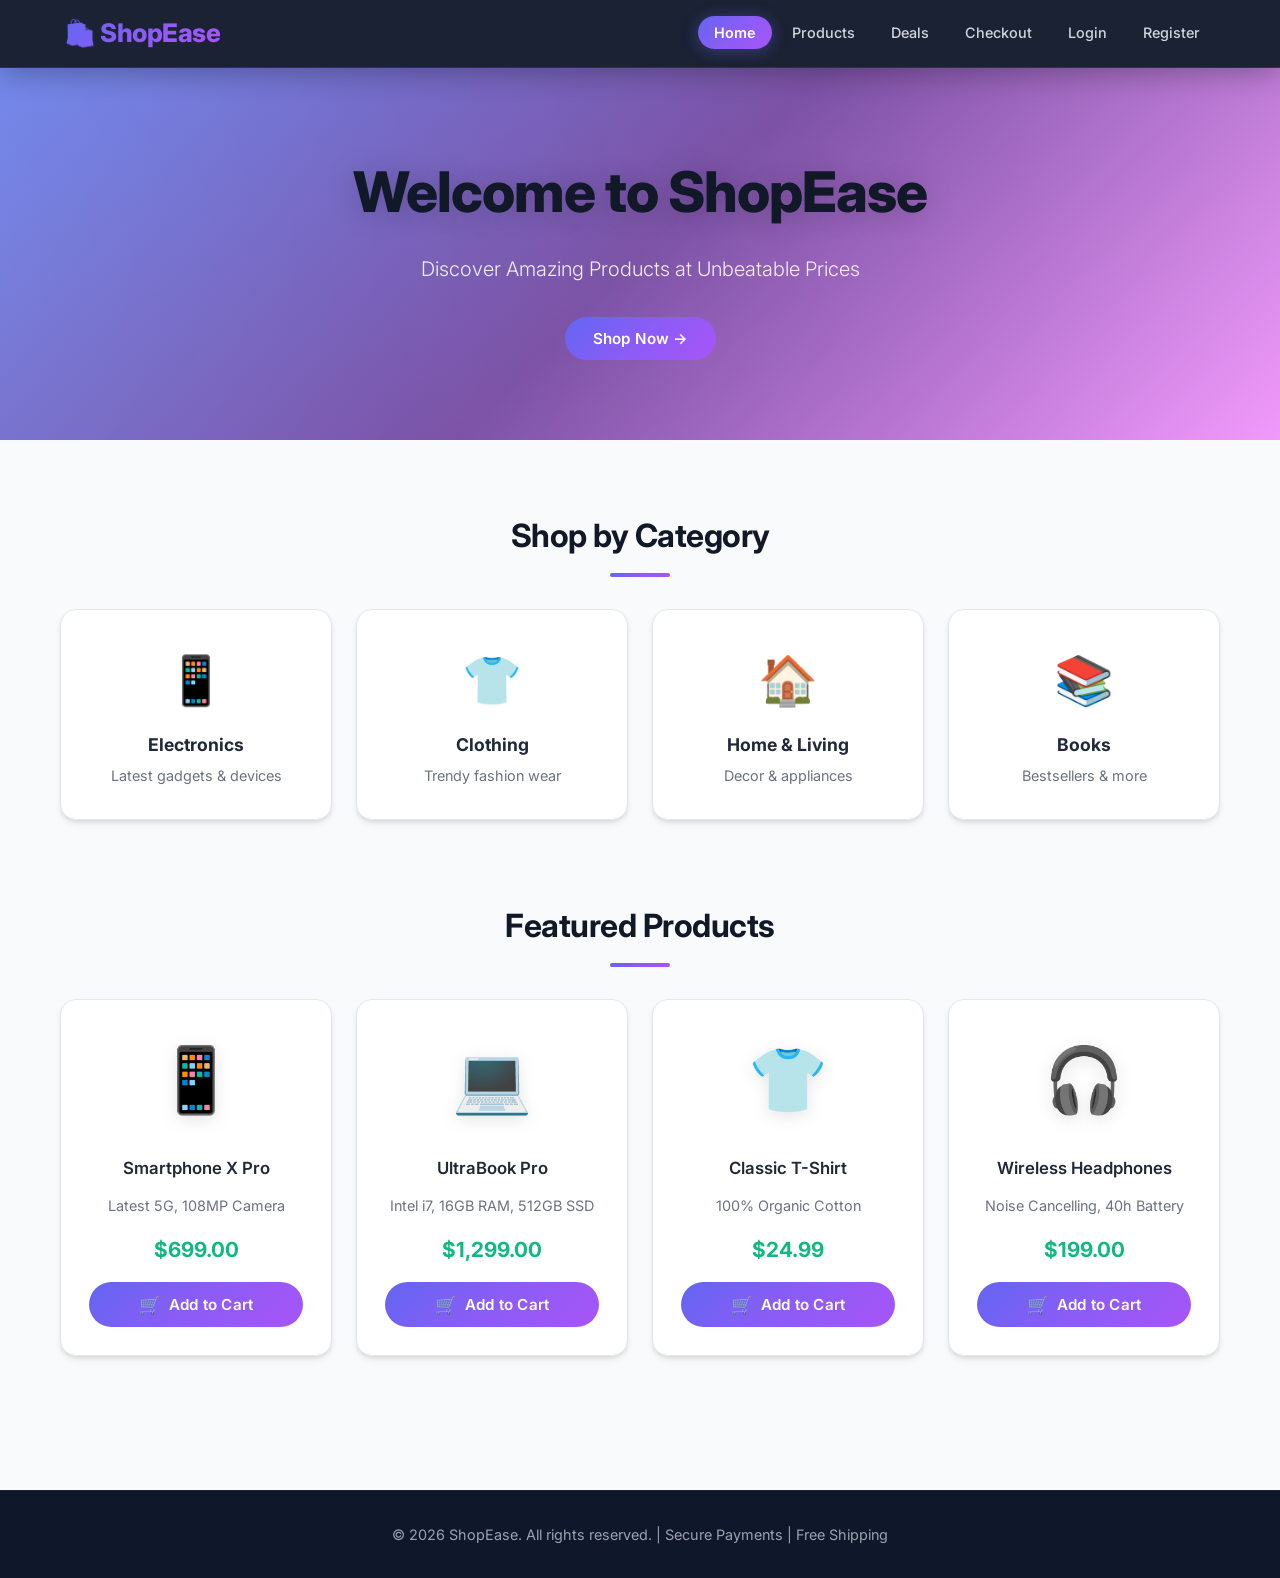
<file: index.html>
<!DOCTYPE html>
<html lang="en">
<head>
  <meta charset="UTF-8">
  <meta name="viewport" content="width=device-width, initial-scale=1.0">
  <meta name="description" content="ShopEase - Your one-stop shop for electronics, clothing, home goods and books at unbeatable prices. Free shipping on all orders.">
  <title>ShopEase - Your One-Stop Shop</title>
  <link rel="stylesheet" href="style.css">
</head>
<body>
  <header>
    <div class="logo" onclick="location.href='index.html'">🛍️ ShopEase</div>
    <nav>
      <ul>
        <li><a href="index.html" class="active">Home</a></li>
        <li><a href="products.html">Products</a></li>
        <li><a href="product-seo.html">Deals</a></li>
        <li><a href="checkout.html">Checkout</a></li>
        <li><a href="login.html">Login</a></li>
        <li><a href="register.html">Register</a></li>
      </ul>
    </nav>
  </header>

  <section class="hero">
    <h1>Welcome to ShopEase</h1>
    <p>Discover Amazing Products at Unbeatable Prices</p>
    <button class="btn" onclick="location.href='products.html'">Shop Now →</button>
  </section>

  <div class="container">
    <section class="categories">
      <h2>Shop by Category</h2>
      <div class="category-grid">
        <div class="category-card" onclick="location.href='products.html?category=Electronics'">
          <div style="font-size: 3rem;">📱</div>
          <h3>Electronics</h3>
          <p>Latest gadgets & devices</p>
        </div>
        <div class="category-card" onclick="location.href='products.html?category=Clothing'">
          <div style="font-size: 3rem;">👕</div>
          <h3>Clothing</h3>
          <p>Trendy fashion wear</p>
        </div>
        <div class="category-card" onclick="location.href='products.html?category=Home'">
          <div style="font-size: 3rem;">🏠</div>
          <h3>Home & Living</h3>
          <p>Decor & appliances</p>
        </div>
        <div class="category-card" onclick="location.href='products.html?category=Books'">
          <div style="font-size: 3rem;">📚</div>
          <h3>Books</h3>
          <p>Bestsellers & more</p>
        </div>
      </div>
    </section>

    <section class="featured-products">
      <h2>Featured Products</h2>
      <div class="product-grid">
        <div class="product-card">
          <div class="product-image">📱</div>
          <h3>Smartphone X Pro</h3>
          <p>Latest 5G, 108MP Camera</p>
          <p class="price">$699.00</p>
          <button class="btn btn-add-cart" onclick="addToCart('Smartphone X Pro', 699, '📱')">
            <span class="btn-icon">🛒</span> Add to Cart
          </button>
        </div>
        <div class="product-card">
          <div class="product-image">💻</div>
          <h3>UltraBook Pro</h3>
          <p>Intel i7, 16GB RAM, 512GB SSD</p>
          <p class="price">$1,299.00</p>
          <button class="btn btn-add-cart" onclick="addToCart('UltraBook Pro', 1299, '💻')">
            <span class="btn-icon">🛒</span> Add to Cart
          </button>
        </div>
        <div class="product-card">
          <div class="product-image">👕</div>
          <h3>Classic T-Shirt</h3>
          <p>100% Organic Cotton</p>
          <p class="price">$24.99</p>
          <button class="btn btn-add-cart" onclick="addToCart('Classic T-Shirt', 24.99, '👕')">
            <span class="btn-icon">🛒</span> Add to Cart
          </button>
        </div>
        <div class="product-card">
          <div class="product-image">🎧</div>
          <h3>Wireless Headphones</h3>
          <p>Noise Cancelling, 40h Battery</p>
          <p class="price">$199.00</p>
          <button class="btn btn-add-cart" onclick="addToCart('Wireless Headphones', 199, '🎧')">
            <span class="btn-icon">🛒</span> Add to Cart
          </button>
        </div>
      </div>
    </section>
  </div>

  <footer>
    <p>&copy; 2026 ShopEase. All rights reserved. | Secure Payments | Free Shipping</p>
  </footer>

  <script src="js/auth.js"></script>
  <script src="js/cart.js"></script>
</body>
</html>
</file>
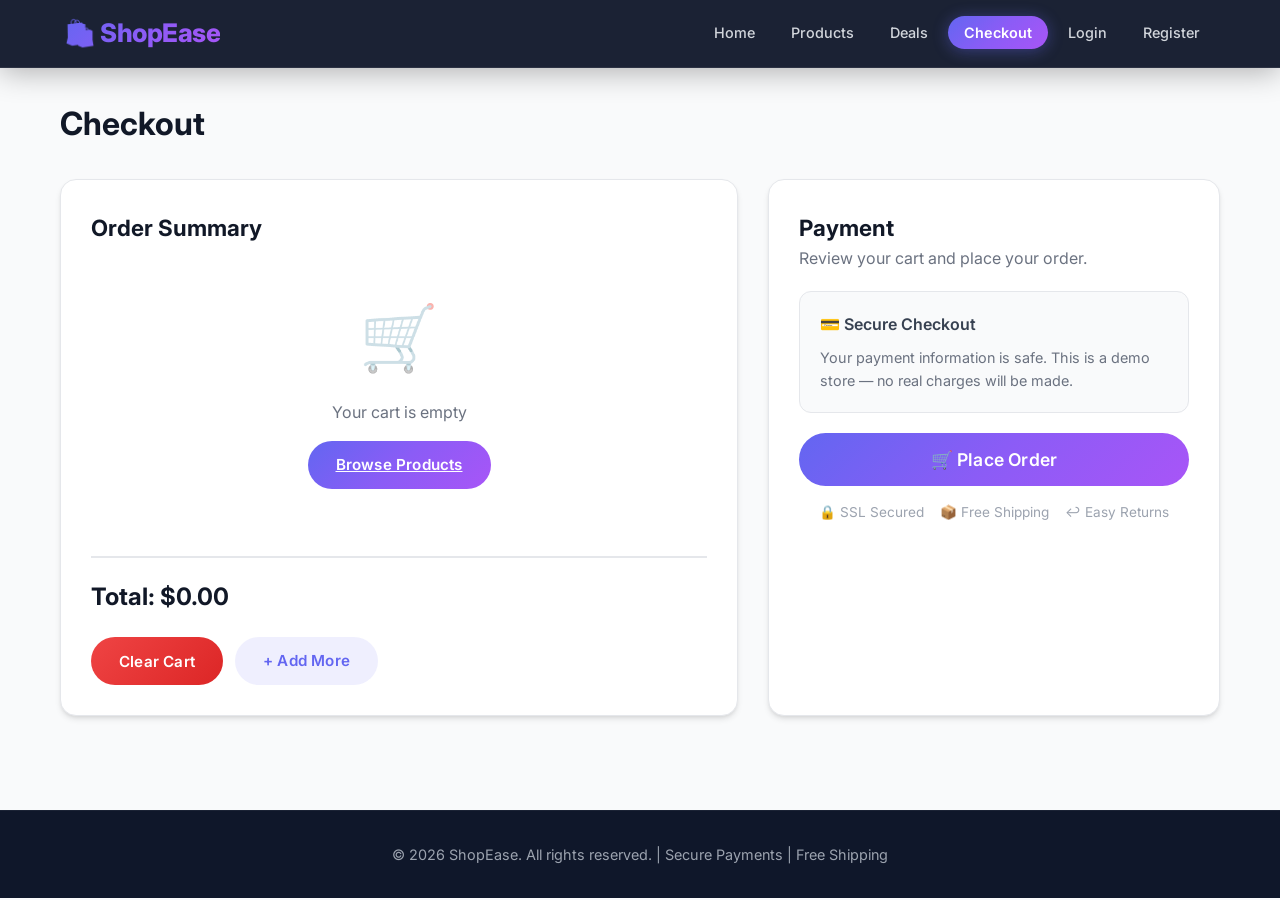
<file: checkout.html>
<!DOCTYPE html>
<html lang="en">
<head>
  <meta charset="UTF-8">
  <meta name="viewport" content="width=device-width, initial-scale=1.0">
  <meta name="description" content="Complete your ShopEase order. Review your cart and checkout securely.">
  <title>Checkout - ShopEase</title>
  <link rel="stylesheet" href="style.css">
</head>
<body>
  <header>
    <div class="logo" onclick="location.href='index.html'">🛍️ ShopEase</div>
    <nav>
      <ul>
        <li><a href="index.html">Home</a></li>
        <li><a href="products.html">Products</a></li>
        <li><a href="product-seo.html">Deals</a></li>
        <li><a href="checkout.html" class="active">Checkout</a></li>
        <li><a href="login.html">Login</a></li>
        <li><a href="register.html">Register</a></li>
      </ul>
    </nav>
  </header>

  <div class="container">
    <h1>Checkout</h1>
    
    <div class="checkout-container">
      <div class="cart-summary">
        <h2 style="text-align:left;font-size:1.4rem;">Order Summary</h2>
        <div id="cartItems"></div>
        <div class="total">
          Total: $<span id="cartTotal">0.00</span>
        </div>
        <div style="display:flex;gap:12px;margin-top:20px;flex-wrap:wrap;">
          <button class="btn" onclick="clearCart()" style="background:linear-gradient(135deg, #ef4444, #dc2626);">Clear Cart</button>
          <a href="products.html" class="btn" style="background:rgba(99,102,241,0.1);color:#6366f1;text-decoration:none;">+ Add More</a>
        </div>
      </div>
      
      <div class="payment-section">
        <h2 style="text-align:left;font-size:1.4rem;">Payment</h2>
        <p style="margin-bottom:20px;color:#6b7280;">Review your cart and place your order.</p>
        
        <div style="background:#f9fafb;padding:20px;border-radius:12px;margin-bottom:20px;border:1px solid #e5e7eb;">
          <p style="font-weight:600;color:#374151;margin-bottom:8px;">💳 Secure Checkout</p>
          <p style="color:#6b7280;font-size:0.9rem;">Your payment information is safe. This is a demo store — no real charges will be made.</p>
        </div>

        <button id="checkout-btn" class="btn" style="width:100%;justify-content:center;padding:16px;font-size:1.1rem;">
          🛒 Place Order
        </button>
        
        <div style="margin-top:16px;display:flex;gap:16px;justify-content:center;color:#9ca3af;font-size:0.85rem;">
          <span>🔒 SSL Secured</span>
          <span>📦 Free Shipping</span>
          <span>↩️ Easy Returns</span>
        </div>
      </div>
    </div>
  </div>

  <footer>
    <p>&copy; 2026 ShopEase. All rights reserved. | Secure Payments | Free Shipping</p>
  </footer>

  <script src="js/auth.js"></script>
  <script src="js/cart.js"></script>
  <script src="js/checkout.js"></script>
</body>
</html>
</file>
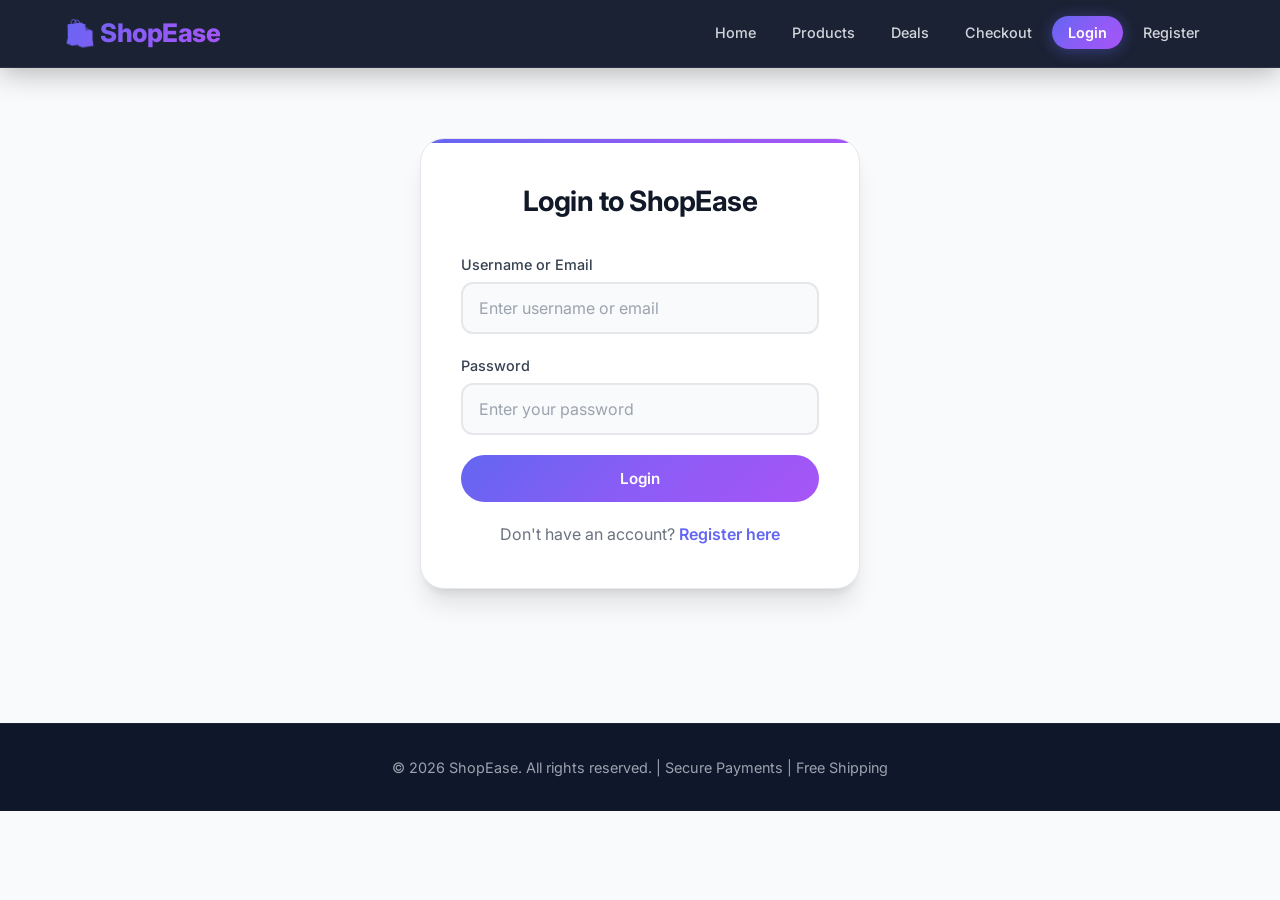
<file: dashboard.html>
<!DOCTYPE html>
<html lang="en">
<head>
  <meta charset="UTF-8">
  <meta name="viewport" content="width=device-width, initial-scale=1.0">
  <meta name="description" content="Your ShopEase dashboard - manage orders, profile, and wishlist.">
  <title>Dashboard - ShopEase</title>
  <link rel="stylesheet" href="style.css">
</head>
<body>
  <header>
    <div class="logo" onclick="location.href='index.html'">🛍️ ShopEase</div>
    <nav>
      <ul>
        <li><a href="index.html">Home</a></li>
        <li><a href="products.html">Products</a></li>
        <li><a href="product-seo.html">Deals</a></li>
        <li><a href="checkout.html">Checkout</a></li>
        <li><a href="dashboard.html" class="active">Dashboard</a></li>
        <li><a href="#" id="nav-logout-btn" class="nav-logout">Logout</a></li>
      </ul>
    </nav>
  </header>

  <div class="container">
    <div class="dashboard-welcome">
      <h1>Welcome, <span id="username"></span>! 👋</h1>
      <p style="color:#6b7280;">This is your personal dashboard. Manage your account and view stats.</p>
      
      <div class="user-meta">
        <span>📧 <span id="user-email"></span></span>
        <span>📅 Joined: <span id="member-since"></span></span>
      </div>

      <div class="dashboard-stats">
        <div class="stat-card">
          <h3>📦 Orders</h3>
          <p>Your total orders</p>
          <div class="stat-value" id="order-count">0</div>
          <button class="btn" style="margin-top:12px;font-size:0.85rem;padding:8px 16px;">View Orders</button>
        </div>
        <div class="stat-card">
          <h3>🛒 Cart Items</h3>
          <p>Items in your cart</p>
          <div class="stat-value" id="dash-cart-count">0</div>
          <a href="checkout.html" class="btn" style="margin-top:12px;font-size:0.85rem;padding:8px 16px;text-decoration:none;display:inline-flex;">View Cart</a>
        </div>
        <div class="stat-card">
          <h3>💰 Cart Value</h3>
          <p>Total cart value</p>
          <div class="stat-value" id="total-spent">$0.00</div>
          <a href="products.html" class="btn" style="margin-top:12px;font-size:0.85rem;padding:8px 16px;text-decoration:none;display:inline-flex;">Shop More</a>
        </div>
        <div class="stat-card">
          <h3>❤️ Wishlist</h3>
          <p>Items you've saved</p>
          <div class="stat-value">0</div>
          <button class="btn" style="margin-top:12px;font-size:0.85rem;padding:8px 16px;">View Wishlist</button>
        </div>
      </div>

      <div style="margin-top:30px;">
        <button id="dashboard-logout-btn" class="btn" style="background:linear-gradient(135deg, #ef4444, #dc2626);">Logout</button>
      </div>
    </div>
  </div>

  <footer>
    <p>&copy; 2026 ShopEase. All rights reserved. | Secure Payments | Free Shipping</p>
  </footer>

  <script src="js/auth.js"></script>
  <script src="js/cart.js"></script>
  <script src="js/dashboard.js"></script>
</body>
</html>
</file>
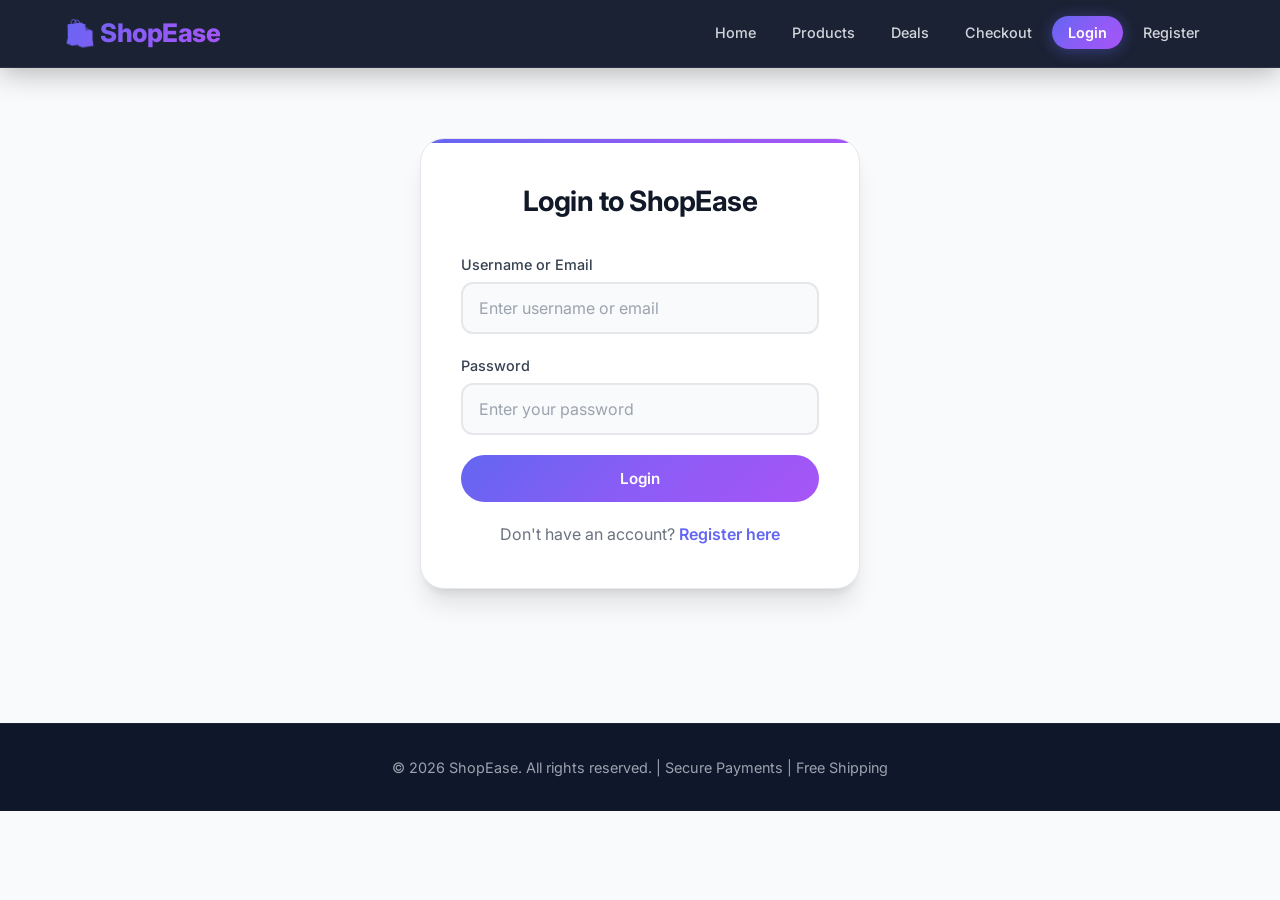
<file: login.html>
<!DOCTYPE html>
<html lang="en">
<head>
  <meta charset="UTF-8">
  <meta name="viewport" content="width=device-width, initial-scale=1.0">
  <meta name="description" content="Login to your ShopEase account to access your dashboard, orders, and wishlist.">
  <title>Login - ShopEase</title>
  <link rel="stylesheet" href="style.css">
</head>
<body>
  <header>
    <div class="logo" onclick="location.href='index.html'">🛍️ ShopEase</div>
    <nav>
      <ul>
        <li><a href="index.html">Home</a></li>
        <li><a href="products.html">Products</a></li>
        <li><a href="product-seo.html">Deals</a></li>
        <li><a href="checkout.html">Checkout</a></li>
        <li><a href="login.html" class="active">Login</a></li>
        <li><a href="register.html">Register</a></li>
      </ul>
    </nav>
  </header>

  <div class="container">
    <div class="form-container">
      <h2 style="text-align:center;margin-bottom:30px;">Login to ShopEase</h2>
      
      <div id="message"></div>
      
      <form id="loginForm">
        <div class="form-group">
          <label for="username">Username or Email</label>
          <input type="text" id="username" placeholder="Enter username or email" required>
        </div>
        
        <div class="form-group">
          <label for="password">Password</label>
          <input type="password" id="password" placeholder="Enter your password" required>
        </div>
        
        <button type="submit" class="btn" style="width:100%;justify-content:center;padding:14px;">Login</button>
      </form>
      
      <p style="text-align:center;margin-top:20px;color:#6b7280;">
        Don't have an account? <a href="register.html" style="color:#6366f1;text-decoration:none;font-weight:600;">Register here</a>
      </p>
    </div>
  </div>

  <footer>
    <p>&copy; 2026 ShopEase. All rights reserved. | Secure Payments | Free Shipping</p>
  </footer>

  <script src="js/auth.js"></script>
  <script src="js/cart.js"></script>
  <script>
    // Redirect if already logged in
    if (Auth.isLoggedIn()) {
      window.location.href = 'dashboard.html';
    }

    document.getElementById('loginForm').addEventListener('submit', function(e) {
      e.preventDefault();
      
      const username = document.getElementById('username').value;
      const password = document.getElementById('password').value;
      const messageDiv = document.getElementById('message');
      
      const result = Auth.login(username, password);
      
      if (result.success) {
        messageDiv.innerHTML = '<div class="success">✓ Login successful! Redirecting...</div>';
        setTimeout(() => {
          window.location.href = 'dashboard.html';
        }, 1000);
      } else {
        messageDiv.innerHTML = `<div class="error">✕ ${result.message}</div>`;
      }
    });
  </script>
</body>
</html>
</file>
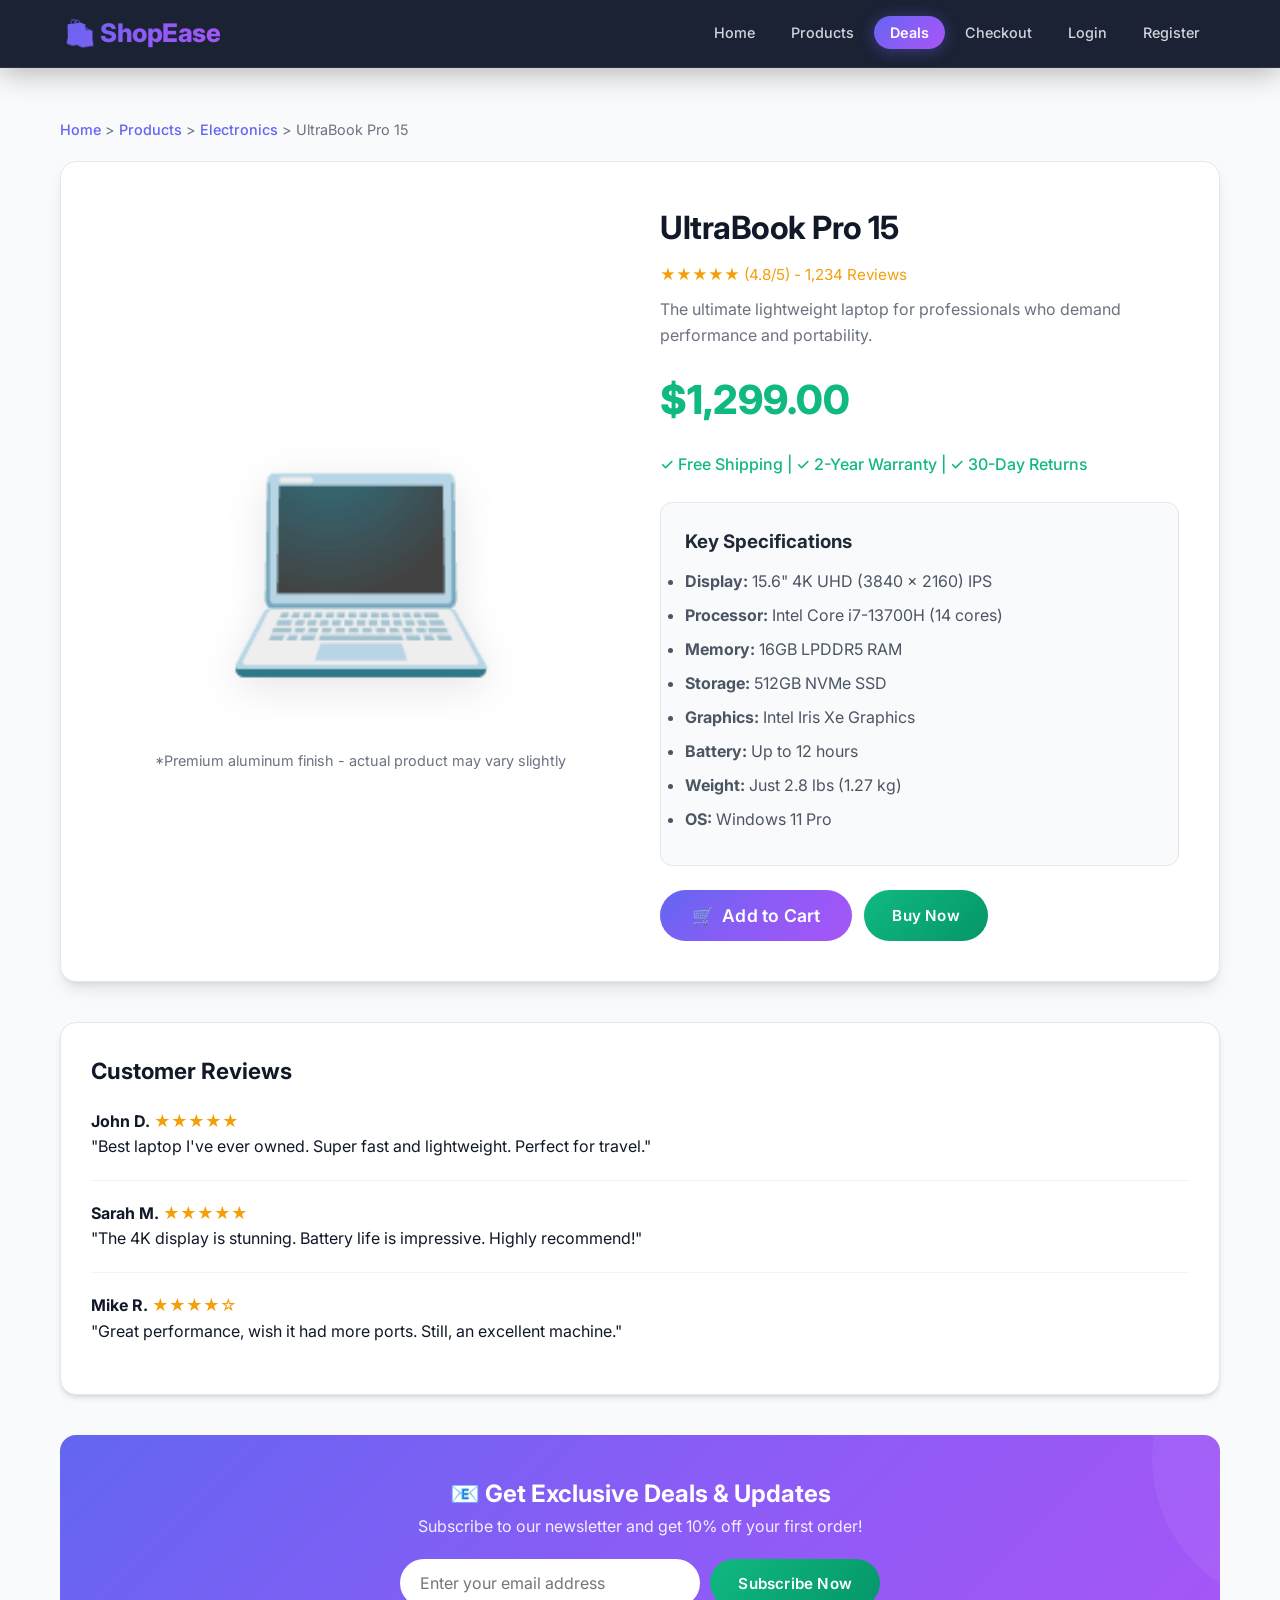
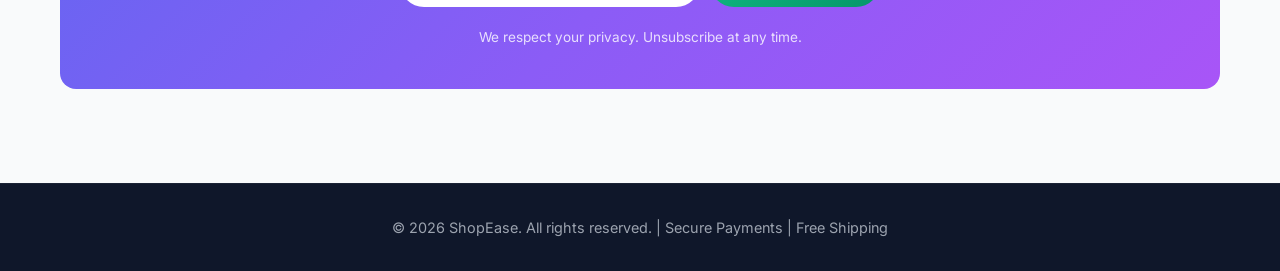
<file: product-seo.html>
<!DOCTYPE html>
<html lang="en">
<head>
  <meta charset="UTF-8">
  <meta name="viewport" content="width=device-width, initial-scale=1.0">
  
  <!-- SEO Meta Tags -->
  <title>UltraBook Pro 15 - Premium Lightweight Laptop | ShopEase</title>
  <meta name="description" content="UltraBook Pro 15: 15.6-inch 4K display, Intel i7 processor, 16GB RAM, 512GB SSD. Free shipping and 2-year warranty. Shop now at ShopEase.">
  <meta name="keywords" content="UltraBook Pro, lightweight laptop, Intel i7, SSD laptop, premium laptop, business laptop">
  <meta name="author" content="ShopEase">
  <meta name="robots" content="index, follow">
  
  <!-- Open Graph / Social Media -->
  <meta property="og:title" content="UltraBook Pro 15 - ShopEase">
  <meta property="og:description" content="Experience unmatched performance with the UltraBook Pro 15. 4K display, Intel i7, 16GB RAM.">
  <meta property="og:image" content="https://via.placeholder.com/1200x630?text=UltraBook+Pro+15">
  <meta property="og:url" content="https://shopease.com/products/ultrabook-pro-15">
  <meta property="og:type" content="product">
  
  <!-- Twitter Card -->
  <meta name="twitter:card" content="summary_large_image">
  <meta name="twitter:title" content="UltraBook Pro 15 - Premium Laptop">
  <meta name="twitter:description" content="Lightweight powerhouse with 4K display and Intel i7 processor.">
  
  <link rel="stylesheet" href="style.css">
</head>
<body>
  <header>
    <div class="logo" onclick="location.href='index.html'">🛍️ ShopEase</div>
    <nav>
      <ul>
        <li><a href="index.html">Home</a></li>
        <li><a href="products.html">Products</a></li>
        <li><a href="product-seo.html" class="active">Deals</a></li>
        <li><a href="checkout.html">Checkout</a></li>
        <li><a href="login.html">Login</a></li>
        <li><a href="register.html">Register</a></li>
      </ul>
    </nav>
  </header>

  <div class="container">
    <div class="breadcrumb">
      <a href="index.html">Home</a> > 
      <a href="products.html">Products</a> > 
      <a href="products.html?category=Electronics">Electronics</a> > 
      UltraBook Pro 15
    </div>

    <div class="product-detail">
      <div class="product-gallery">
        <div class="main-image">💻</div>
        <p style="color:#6b7280;font-size:0.9rem;">*Premium aluminum finish - actual product may vary slightly</p>
      </div>
      
      <div class="product-info">
        <h1>UltraBook Pro 15</h1>
        <div class="rating">★★★★★ (4.8/5) - 1,234 Reviews</div>
        <p style="color:#6b7280;">The ultimate lightweight laptop for professionals who demand performance and portability.</p>
        
        <div class="price-large">$1,299.00</div>
        <p style="color:#10b981;font-weight:500;">✓ Free Shipping | ✓ 2-Year Warranty | ✓ 30-Day Returns</p>
        
        <div class="specs">
          <h3>Key Specifications</h3>
          <ul>
            <li><strong>Display:</strong> 15.6" 4K UHD (3840 x 2160) IPS</li>
            <li><strong>Processor:</strong> Intel Core i7-13700H (14 cores)</li>
            <li><strong>Memory:</strong> 16GB LPDDR5 RAM</li>
            <li><strong>Storage:</strong> 512GB NVMe SSD</li>
            <li><strong>Graphics:</strong> Intel Iris Xe Graphics</li>
            <li><strong>Battery:</strong> Up to 12 hours</li>
            <li><strong>Weight:</strong> Just 2.8 lbs (1.27 kg)</li>
            <li><strong>OS:</strong> Windows 11 Pro</li>
          </ul>
        </div>
        
        <div style="display:flex;gap:12px;flex-wrap:wrap;">
          <button class="btn" style="font-size:1.1rem;padding:15px 32px;" onclick="addToCart('UltraBook Pro 15', 1299, '💻')">
            <span class="btn-icon">🛒</span> Add to Cart
          </button>
          <button class="btn" style="background:linear-gradient(135deg, #10b981, #059669);" onclick="addToCart('UltraBook Pro 15', 1299, '💻'); location.href='checkout.html'">
            Buy Now
          </button>
        </div>
      </div>
    </div>

    <div class="reviews">
      <h2 style="text-align:left;font-size:1.4rem;">Customer Reviews</h2>
      <div class="review-card">
        <strong>John D.</strong> <span style="color:#f59e0b;">★★★★★</span> <br>
        "Best laptop I've ever owned. Super fast and lightweight. Perfect for travel."
      </div>
      <div class="review-card">
        <strong>Sarah M.</strong> <span style="color:#f59e0b;">★★★★★</span> <br>
        "The 4K display is stunning. Battery life is impressive. Highly recommend!"
      </div>
      <div class="review-card">
        <strong>Mike R.</strong> <span style="color:#f59e0b;">★★★★☆</span> <br>
        "Great performance, wish it had more ports. Still, an excellent machine."
      </div>
    </div>

    <!-- Newsletter Section -->
    <div class="newsletter">
      <h2>📧 Get Exclusive Deals & Updates</h2>
      <p>Subscribe to our newsletter and get 10% off your first order!</p>
      
      <form class="newsletter-form" id="newsletterForm">
        <input type="email" id="newsletterEmail" placeholder="Enter your email address" required>
        <button type="submit" class="btn" style="background:linear-gradient(135deg, #10b981, #059669);">Subscribe Now</button>
      </form>
      <p style="font-size:0.85rem;margin-top:10px;opacity:0.8;">We respect your privacy. Unsubscribe at any time.</p>
    </div>
  </div>

  <footer>
    <p>&copy; 2026 ShopEase. All rights reserved. | Secure Payments | Free Shipping</p>
  </footer>

  <script src="js/auth.js"></script>
  <script src="js/cart.js"></script>
  <script>
    // Newsletter form handler
    document.getElementById('newsletterForm').addEventListener('submit', function(e) {
      e.preventDefault();
      const email = document.getElementById('newsletterEmail').value;
      // Store subscription locally
      let subs = JSON.parse(localStorage.getItem('shopease_newsletter')) || [];
      if (subs.includes(email)) {
        Cart.showNotification('You are already subscribed!');
      } else {
        subs.push(email);
        localStorage.setItem('shopease_newsletter', JSON.stringify(subs));
        Cart.showNotification('Subscribed successfully! 🎉');
        document.getElementById('newsletterEmail').value = '';
      }
    });
  </script>
</body>
</html>
</file>
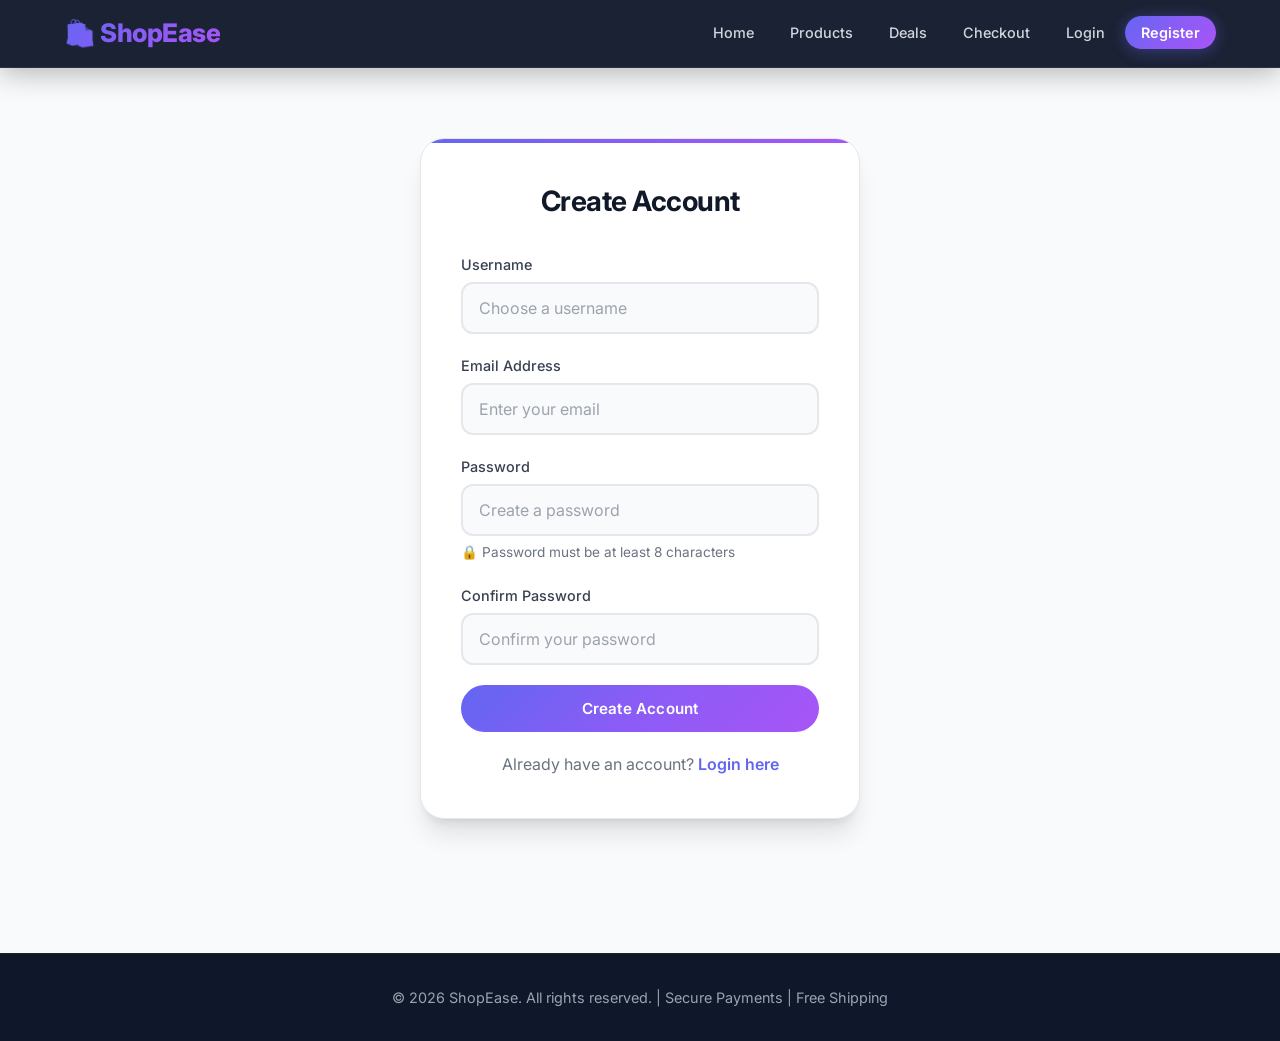
<file: register.html>
<!DOCTYPE html>
<html lang="en">
<head>
  <meta charset="UTF-8">
  <meta name="viewport" content="width=device-width, initial-scale=1.0">
  <meta name="description" content="Create your ShopEase account to start shopping for electronics, clothing, home goods and books.">
  <title>Register - ShopEase</title>
  <link rel="stylesheet" href="style.css">
</head>
<body>
  <header>
    <div class="logo" onclick="location.href='index.html'">🛍️ ShopEase</div>
    <nav>
      <ul>
        <li><a href="index.html">Home</a></li>
        <li><a href="products.html">Products</a></li>
        <li><a href="product-seo.html">Deals</a></li>
        <li><a href="checkout.html">Checkout</a></li>
        <li><a href="login.html">Login</a></li>
        <li><a href="register.html" class="active">Register</a></li>
      </ul>
    </nav>
  </header>

  <div class="container">
    <div class="form-container">
      <h2 style="text-align:center;margin-bottom:30px;">Create Account</h2>
      
      <div id="message"></div>
      
      <form id="registerForm">
        <div class="form-group">
          <label for="username">Username</label>
          <input type="text" id="username" placeholder="Choose a username" required>
        </div>
        
        <div class="form-group">
          <label for="email">Email Address</label>
          <input type="email" id="email" placeholder="Enter your email" required>
        </div>
        
        <div class="form-group">
          <label for="password">Password</label>
          <input type="password" id="password" placeholder="Create a password" required>
          <div class="password-requirements">
            🔒 Password must be at least 8 characters
          </div>
        </div>
        
        <div class="form-group">
          <label for="confirmPassword">Confirm Password</label>
          <input type="password" id="confirmPassword" placeholder="Confirm your password" required>
        </div>
        
        <button type="submit" class="btn" style="width:100%;justify-content:center;padding:14px;">Create Account</button>
      </form>
      
      <p style="text-align:center;margin-top:20px;color:#6b7280;">
        Already have an account? <a href="login.html" style="color:#6366f1;text-decoration:none;font-weight:600;">Login here</a>
      </p>
    </div>
  </div>

  <footer>
    <p>&copy; 2026 ShopEase. All rights reserved. | Secure Payments | Free Shipping</p>
  </footer>

  <script src="js/auth.js"></script>
  <script src="js/cart.js"></script>
  <script>
    // Redirect if already logged in
    if (Auth.isLoggedIn()) {
      window.location.href = 'dashboard.html';
    }

    document.getElementById('registerForm').addEventListener('submit', function(e) {
      e.preventDefault();
      
      const username = document.getElementById('username').value;
      const email = document.getElementById('email').value;
      const password = document.getElementById('password').value;
      const confirmPassword = document.getElementById('confirmPassword').value;
      const messageDiv = document.getElementById('message');
      
      // Client-side validation
      if (password !== confirmPassword) {
        messageDiv.innerHTML = '<div class="error">✕ Passwords do not match!</div>';
        return;
      }
      
      if (password.length < 8) {
        messageDiv.innerHTML = '<div class="error">✕ Password must be at least 8 characters!</div>';
        return;
      }
      
      // Register using Auth module
      const result = Auth.register(username, email, password);
      
      if (result.success) {
        messageDiv.innerHTML = '<div class="success">✓ Registration successful! Redirecting to login...</div>';
        setTimeout(() => {
          window.location.href = 'login.html';
        }, 2000);
      } else {
        messageDiv.innerHTML = `<div class="error">✕ ${result.message}</div>`;
      }
    });
  </script>
</body>
</html>
</file>
<file: style.css>
/* ==========================================
   ShopEase - Premium E-Commerce Styles
   ========================================== */

@import url('https://fonts.googleapis.com/css2?family=Inter:wght@300;400;500;600;700;800&display=swap');

/* === CSS Variables === */
:root {
  --primary: #6366f1;
  --primary-dark: #4f46e5;
  --primary-light: #818cf8;
  --secondary: #8b5cf6;
  --accent: #06b6d4;
  --success: #10b981;
  --danger: #ef4444;
  --warning: #f59e0b;
  --dark: #0f172a;
  --dark-light: #1e293b;
  --gray-900: #111827;
  --gray-800: #1f2937;
  --gray-700: #374151;
  --gray-600: #4b5563;
  --gray-500: #6b7280;
  --gray-400: #9ca3af;
  --gray-300: #d1d5db;
  --gray-200: #e5e7eb;
  --gray-100: #f3f4f6;
  --gray-50: #f9fafb;
  --white: #ffffff;
  --gradient-primary: linear-gradient(135deg, #6366f1 0%, #8b5cf6 50%, #a855f7 100%);
  --gradient-hero: linear-gradient(135deg, #667eea 0%, #764ba2 50%, #f093fb 100%);
  --gradient-dark: linear-gradient(135deg, #0f172a 0%, #1e293b 100%);
  --shadow-sm: 0 1px 2px rgba(0, 0, 0, 0.05);
  --shadow-md: 0 4px 6px -1px rgba(0, 0, 0, 0.1), 0 2px 4px -2px rgba(0, 0, 0, 0.1);
  --shadow-lg: 0 10px 15px -3px rgba(0, 0, 0, 0.1), 0 4px 6px -4px rgba(0, 0, 0, 0.1);
  --shadow-xl: 0 20px 25px -5px rgba(0, 0, 0, 0.1), 0 8px 10px -6px rgba(0, 0, 0, 0.1);
  --shadow-glow: 0 0 40px rgba(99, 102, 241, 0.15);
  --radius-sm: 8px;
  --radius-md: 12px;
  --radius-lg: 16px;
  --radius-xl: 24px;
  --radius-full: 9999px;
  --transition-fast: 0.2s ease;
  --transition-base: 0.3s ease;
  --transition-slow: 0.5s ease;
}

/* === Reset & Global === */
*,
*::before,
*::after {
  margin: 0;
  padding: 0;
  box-sizing: border-box;
}

html {
  scroll-behavior: smooth;
}

body {
  font-family: 'Inter', -apple-system, BlinkMacSystemFont, 'Segoe UI', sans-serif;
  line-height: 1.6;
  background: var(--gray-50);
  color: var(--gray-900);
  min-height: 100vh;
  -webkit-font-smoothing: antialiased;
  -moz-osx-font-smoothing: grayscale;
}

/* === Header & Navigation === */
header {
  display: flex;
  justify-content: space-between;
  align-items: center;
  padding: 0.8rem 5%;
  background: rgba(15, 23, 42, 0.95);
  backdrop-filter: blur(20px);
  -webkit-backdrop-filter: blur(20px);
  color: var(--white);
  position: sticky;
  top: 0;
  z-index: 1000;
  border-bottom: 1px solid rgba(255, 255, 255, 0.08);
  box-shadow: 0 4px 30px rgba(0, 0, 0, 0.3);
}

.logo {
  font-size: 1.6rem;
  font-weight: 800;
  letter-spacing: -0.5px;
  background: var(--gradient-primary);
  -webkit-background-clip: text;
  -webkit-text-fill-color: transparent;
  background-clip: text;
  cursor: pointer;
  transition: transform var(--transition-fast);
}

.logo:hover {
  transform: scale(1.05);
}

nav ul {
  display: flex;
  list-style: none;
  gap: 4px;
  align-items: center;
}

nav ul li a {
  color: var(--gray-300);
  text-decoration: none;
  padding: 0.5rem 1rem;
  border-radius: var(--radius-full);
  transition: all var(--transition-base);
  font-weight: 500;
  font-size: 0.9rem;
  position: relative;
}

nav ul li a:hover {
  color: var(--white);
  background: rgba(255, 255, 255, 0.1);
  transform: translateY(-1px);
}

nav ul li a.active {
  background: var(--gradient-primary);
  color: var(--white);
  font-weight: 600;
  box-shadow: 0 2px 15px rgba(99, 102, 241, 0.4);
}

nav ul li a.nav-logout {
  color: var(--danger);
  border: 1px solid rgba(239, 68, 68, 0.3);
}

nav ul li a.nav-logout:hover {
  background: rgba(239, 68, 68, 0.15);
  color: #fca5a5;
}

/* === Container === */
.container {
  max-width: 1200px;
  margin: 0 auto;
  padding: 30px 20px;
}

/* === Hero Section === */
.hero {
  background: var(--gradient-hero);
  color: var(--white);
  text-align: center;
  padding: 5rem 2rem;
  position: relative;
  overflow: hidden;
}

.hero::before {
  content: '';
  position: absolute;
  top: -50%;
  left: -50%;
  width: 200%;
  height: 200%;
  background: radial-gradient(circle at 20% 50%, rgba(255,255,255,0.1) 0%, transparent 50%),
              radial-gradient(circle at 80% 50%, rgba(255,255,255,0.08) 0%, transparent 50%);
  animation: heroFloat 15s ease-in-out infinite;
}

@keyframes heroFloat {
  0%, 100% { transform: translateX(0) translateY(0) rotate(0deg); }
  25% { transform: translateX(2%) translateY(-1%) rotate(1deg); }
  50% { transform: translateX(-1%) translateY(1%) rotate(-1deg); }
  75% { transform: translateX(1%) translateY(-2%) rotate(0.5deg); }
}

.hero h1 {
  font-size: 3.5rem;
  font-weight: 800;
  margin-bottom: 1rem;
  position: relative;
  letter-spacing: -1px;
  text-shadow: 0 2px 30px rgba(0,0,0,0.2);
}

.hero p {
  font-size: 1.25rem;
  opacity: 0.9;
  margin-bottom: 2rem;
  position: relative;
  font-weight: 300;
}

/* === Buttons === */
.btn {
  background: var(--gradient-primary);
  color: var(--white);
  border: none;
  padding: 0.75rem 1.75rem;
  border-radius: var(--radius-full);
  cursor: pointer;
  font-weight: 600;
  font-size: 0.95rem;
  font-family: 'Inter', sans-serif;
  transition: all var(--transition-base);
  position: relative;
  overflow: hidden;
  display: inline-flex;
  align-items: center;
  gap: 8px;
  letter-spacing: 0.2px;
}

.btn::before {
  content: '';
  position: absolute;
  top: 0;
  left: -100%;
  width: 100%;
  height: 100%;
  background: linear-gradient(90deg, transparent, rgba(255,255,255,0.2), transparent);
  transition: left 0.5s ease;
}

.btn:hover {
  transform: translateY(-2px);
  box-shadow: 0 8px 25px rgba(99, 102, 241, 0.4);
}

.btn:hover::before {
  left: 100%;
}

.btn:active {
  transform: translateY(0);
}

.btn-add-cart {
  width: 100%;
  justify-content: center;
  margin-top: 0.75rem;
}

.btn-icon {
  font-size: 1.1rem;
}

/* === Section Headings === */
h1, h2 {
  color: var(--gray-900);
}

.categories h2,
.featured-products h2 {
  text-align: center;
  font-size: 2rem;
  font-weight: 700;
  margin-bottom: 2rem;
  position: relative;
  letter-spacing: -0.5px;
}

.categories h2::after,
.featured-products h2::after {
  content: '';
  display: block;
  width: 60px;
  height: 4px;
  background: var(--gradient-primary);
  margin: 12px auto 0;
  border-radius: var(--radius-full);
}

/* === Categories === */
.categories,
.featured-products {
  padding: 2.5rem 0;
}

.category-grid,
.product-grid {
  display: grid;
  grid-template-columns: repeat(auto-fill, minmax(260px, 1fr));
  gap: 1.5rem;
}

.category-card {
  background: var(--white);
  padding: 2rem 1.5rem;
  text-align: center;
  border-radius: var(--radius-lg);
  font-weight: 600;
  transition: all var(--transition-base);
  box-shadow: var(--shadow-md);
  cursor: pointer;
  border: 1px solid var(--gray-200);
  position: relative;
  overflow: hidden;
}

.category-card::before {
  content: '';
  position: absolute;
  top: 0;
  left: 0;
  right: 0;
  height: 4px;
  background: var(--gradient-primary);
  transform: scaleX(0);
  transition: transform var(--transition-base);
}

.category-card:hover {
  transform: translateY(-8px);
  box-shadow: var(--shadow-xl), var(--shadow-glow);
  border-color: var(--primary-light);
}

.category-card:hover::before {
  transform: scaleX(1);
}

.category-card:hover h3 {
  color: var(--primary);
}

.category-card h3 {
  margin-top: 0.75rem;
  font-size: 1.1rem;
  color: var(--gray-800);
  transition: color var(--transition-base);
}

.category-card p {
  color: var(--gray-500);
  font-weight: 400;
  font-size: 0.9rem;
  margin-top: 0.3rem;
}

/* === Product Cards === */
.product-card {
  background: var(--white);
  border-radius: var(--radius-lg);
  padding: 1.75rem;
  text-align: center;
  box-shadow: var(--shadow-md);
  transition: all var(--transition-base);
  border: 1px solid var(--gray-200);
  position: relative;
  display: flex;
  flex-direction: column;
}

.product-card:hover {
  transform: translateY(-6px);
  box-shadow: var(--shadow-xl);
  border-color: var(--primary-light);
}

.product-image {
  font-size: 4rem;
  margin-bottom: 1rem;
  filter: drop-shadow(0 4px 8px rgba(0,0,0,0.1));
  transition: transform var(--transition-base);
}

.product-card:hover .product-image {
  transform: scale(1.1) rotate(-3deg);
}

.product-card h3 {
  margin: 0.5rem 0;
  color: var(--gray-800);
  font-size: 1.05rem;
  font-weight: 600;
}

.product-card p {
  color: var(--gray-500);
  font-size: 0.9rem;
  font-weight: 400;
  margin: 0.25rem 0;
}

.product-category {
  display: inline-block;
  padding: 2px 12px;
  background: rgba(99, 102, 241, 0.08);
  color: var(--primary) !important;
  border-radius: var(--radius-full);
  font-size: 0.8rem !important;
  font-weight: 500 !important;
  margin: 0.5rem 0 !important;
}

.price {
  color: var(--success) !important;
  font-size: 1.3rem !important;
  font-weight: 700 !important;
  margin: 0.75rem 0 0.25rem !important;
}

/* === Search Section === */
.search-section {
  margin: 24px 0;
  padding: 24px;
  background: var(--white);
  border-radius: var(--radius-lg);
  box-shadow: var(--shadow-md);
  border: 1px solid var(--gray-200);
}

#searchInput {
  padding: 14px 24px;
  width: 100%;
  max-width: 500px;
  font-size: 1rem;
  font-family: 'Inter', sans-serif;
  border: 2px solid var(--gray-200);
  border-radius: var(--radius-full);
  outline: none;
  transition: all var(--transition-base);
  background: var(--gray-50);
}

#searchInput:focus {
  border-color: var(--primary);
  box-shadow: 0 0 0 4px rgba(99, 102, 241, 0.1);
  background: var(--white);
}

.category-filter {
  margin: 16px 0 0;
  display: flex;
  flex-wrap: wrap;
  gap: 8px;
}

.filter-btn {
  padding: 10px 20px;
  cursor: pointer;
  background: var(--white);
  border: 2px solid var(--gray-200);
  color: var(--gray-600);
  border-radius: var(--radius-full);
  font-weight: 500;
  font-family: 'Inter', sans-serif;
  font-size: 0.9rem;
  transition: all var(--transition-base);
}

.filter-btn:hover {
  border-color: var(--primary);
  color: var(--primary);
  background: rgba(99, 102, 241, 0.05);
}

.filter-btn.active {
  background: var(--gradient-primary);
  color: var(--white);
  border-color: transparent;
  box-shadow: 0 2px 10px rgba(99, 102, 241, 0.3);
}

/* === Forms === */
.form-container {
  max-width: 440px;
  margin: 40px auto;
  padding: 40px;
  background: var(--white);
  border-radius: var(--radius-xl);
  box-shadow: var(--shadow-xl);
  border: 1px solid var(--gray-200);
  position: relative;
  overflow: hidden;
}

.form-container::before {
  content: '';
  position: absolute;
  top: 0;
  left: 0;
  right: 0;
  height: 4px;
  background: var(--gradient-primary);
}

.form-container h2 {
  font-size: 1.75rem;
  font-weight: 700;
  letter-spacing: -0.5px;
}

.form-group {
  margin-bottom: 20px;
}

.form-group label {
  display: block;
  margin-bottom: 6px;
  font-weight: 500;
  color: var(--gray-700);
  font-size: 0.9rem;
}

.form-group input {
  width: 100%;
  padding: 14px 16px;
  border: 2px solid var(--gray-200);
  border-radius: var(--radius-md);
  font-size: 1rem;
  font-family: 'Inter', sans-serif;
  transition: all var(--transition-base);
  background: var(--gray-50);
  color: var(--gray-900);
}

.form-group input:focus {
  border-color: var(--primary);
  outline: none;
  box-shadow: 0 0 0 4px rgba(99, 102, 241, 0.1);
  background: var(--white);
}

.form-group input::placeholder {
  color: var(--gray-400);
}

.password-requirements {
  font-size: 0.85rem;
  color: var(--gray-500);
  margin-top: 6px;
  display: flex;
  align-items: center;
  gap: 4px;
}

/* === Footer === */
footer {
  background: var(--dark);
  color: var(--gray-400);
  text-align: center;
  padding: 2rem;
  margin-top: 4rem;
  border-top: 1px solid rgba(255,255,255,0.05);
}

footer p {
  font-size: 0.9rem;
}

/* === Messages / Alerts === */
.error {
  color: #b91c1c;
  padding: 14px 18px;
  background: #fef2f2;
  border: 1px solid #fecaca;
  border-radius: var(--radius-md);
  margin-bottom: 20px;
  font-weight: 500;
  font-size: 0.9rem;
  display: flex;
  align-items: center;
  gap: 8px;
  animation: slideDown 0.3s ease;
}

.success {
  color: #065f46;
  padding: 14px 18px;
  background: #ecfdf5;
  border: 1px solid #a7f3d0;
  border-radius: var(--radius-md);
  margin-bottom: 20px;
  font-weight: 500;
  font-size: 0.9rem;
  display: flex;
  align-items: center;
  gap: 8px;
  animation: slideDown 0.3s ease;
}

@keyframes slideDown {
  from { opacity: 0; transform: translateY(-10px); }
  to { opacity: 1; transform: translateY(0); }
}

/* === Cart Toast Notification === */
.cart-toast {
  position: fixed;
  bottom: 30px;
  right: 30px;
  background: var(--dark);
  color: var(--white);
  padding: 16px 24px;
  border-radius: var(--radius-md);
  display: flex;
  align-items: center;
  gap: 12px;
  box-shadow: 0 10px 40px rgba(0,0,0,0.3);
  transform: translateY(120px);
  opacity: 0;
  transition: all 0.4s cubic-bezier(0.16, 1, 0.3, 1);
  z-index: 10000;
  font-size: 0.95rem;
  border: 1px solid rgba(255,255,255,0.1);
}

.cart-toast-show {
  transform: translateY(0);
  opacity: 1;
}

.cart-toast-icon {
  width: 28px;
  height: 28px;
  border-radius: 50%;
  background: var(--success);
  display: flex;
  align-items: center;
  justify-content: center;
  font-size: 0.85rem;
  font-weight: 700;
  flex-shrink: 0;
}

/* === Checkout Styles === */
.checkout-container {
  display: grid;
  grid-template-columns: 1.2fr 0.8fr;
  gap: 30px;
  margin-top: 30px;
}

.cart-summary,
.payment-section {
  background: var(--white);
  padding: 30px;
  border-radius: var(--radius-lg);
  box-shadow: var(--shadow-md);
  border: 1px solid var(--gray-200);
}

.cart-item {
  display: flex;
  justify-content: space-between;
  align-items: center;
  padding: 16px 0;
  border-bottom: 1px solid var(--gray-100);
  gap: 12px;
}

.cart-item:last-child {
  border-bottom: none;
}

.cart-item-info {
  display: flex;
  align-items: center;
  gap: 12px;
}

.cart-item-image {
  font-size: 2rem;
  width: 48px;
  height: 48px;
  display: flex;
  align-items: center;
  justify-content: center;
  background: var(--gray-50);
  border-radius: var(--radius-sm);
}

.cart-item-info strong {
  display: block;
  color: var(--gray-800);
  font-size: 0.95rem;
}

.cart-item-price {
  display: block;
  color: var(--gray-500);
  font-size: 0.85rem;
}

.cart-item-actions {
  display: flex;
  align-items: center;
  gap: 16px;
}

.quantity-control {
  display: flex;
  align-items: center;
  gap: 0;
  border: 2px solid var(--gray-200);
  border-radius: var(--radius-sm);
  overflow: hidden;
}

.qty-btn {
  width: 32px;
  height: 32px;
  border: none;
  background: var(--gray-50);
  color: var(--gray-700);
  cursor: pointer;
  font-size: 1rem;
  font-weight: 600;
  transition: all var(--transition-fast);
  font-family: 'Inter', sans-serif;
}

.qty-btn:hover {
  background: var(--primary);
  color: var(--white);
}

.qty-value {
  width: 36px;
  text-align: center;
  font-weight: 600;
  font-size: 0.9rem;
  color: var(--gray-800);
}

.cart-item-total {
  font-weight: 700;
  color: var(--gray-800);
  min-width: 70px;
  text-align: right;
}

.remove-btn {
  width: 30px;
  height: 30px;
  border-radius: 50%;
  border: none;
  background: rgba(239, 68, 68, 0.08);
  color: var(--danger);
  cursor: pointer;
  font-size: 0.9rem;
  transition: all var(--transition-fast);
  display: flex;
  align-items: center;
  justify-content: center;
  flex-shrink: 0;
}

.remove-btn:hover {
  background: var(--danger);
  color: var(--white);
}

.total {
  font-size: 1.5rem;
  font-weight: 700;
  margin-top: 20px;
  padding-top: 20px;
  border-top: 2px solid var(--gray-200);
  color: var(--gray-900);
}

.empty-cart {
  text-align: center;
  padding: 40px 20px;
  color: var(--gray-500);
}

.empty-cart-icon {
  font-size: 4rem;
  display: block;
  margin-bottom: 12px;
  opacity: 0.4;
}

/* === Order Success Modal === */
.order-overlay {
  position: fixed;
  top: 0;
  left: 0;
  right: 0;
  bottom: 0;
  background: rgba(0,0,0,0.6);
  backdrop-filter: blur(8px);
  display: flex;
  align-items: center;
  justify-content: center;
  z-index: 10000;
  opacity: 0;
  transition: opacity 0.3s ease;
}

.order-overlay-show {
  opacity: 1;
}

.order-modal {
  background: var(--white);
  padding: 50px 40px;
  border-radius: var(--radius-xl);
  text-align: center;
  max-width: 420px;
  width: 90%;
  box-shadow: 0 25px 60px rgba(0,0,0,0.3);
  animation: modalPop 0.4s cubic-bezier(0.16, 1, 0.3, 1);
}

@keyframes modalPop {
  from { transform: scale(0.85); opacity: 0; }
  to { transform: scale(1); opacity: 1; }
}

.order-success-icon {
  font-size: 4rem;
  margin-bottom: 16px;
}

.order-modal h2 {
  font-size: 1.75rem;
  margin-bottom: 8px;
}

.order-details {
  background: var(--gray-50);
  padding: 18px;
  border-radius: var(--radius-md);
  margin: 20px 0;
  text-align: left;
}

.order-details p {
  margin: 6px 0;
  color: var(--gray-700);
}

/* === Product Detail / SEO Page === */
.breadcrumb {
  padding: 20px 0;
  color: var(--gray-500);
  font-size: 0.9rem;
}

.breadcrumb a {
  color: var(--primary);
  text-decoration: none;
  font-weight: 500;
  transition: color var(--transition-fast);
}

.breadcrumb a:hover {
  color: var(--primary-dark);
}

.product-detail {
  display: grid;
  grid-template-columns: 1fr 1fr;
  gap: 40px;
  background: var(--white);
  padding: 40px;
  border-radius: var(--radius-lg);
  box-shadow: var(--shadow-lg);
  border: 1px solid var(--gray-200);
}

.product-gallery {
  text-align: center;
  display: flex;
  flex-direction: column;
  align-items: center;
  justify-content: center;
}

.main-image {
  font-size: 14rem;
  margin-bottom: 20px;
  filter: drop-shadow(0 10px 20px rgba(0,0,0,0.1));
  animation: floatProduct 4s ease-in-out infinite;
}

@keyframes floatProduct {
  0%, 100% { transform: translateY(0); }
  50% { transform: translateY(-10px); }
}

.product-info h1 {
  font-size: 2rem;
  font-weight: 700;
  letter-spacing: -0.5px;
  margin-bottom: 8px;
}

.rating {
  color: var(--warning);
  margin: 10px 0;
  font-size: 0.95rem;
}

.price-large {
  font-size: 2.5rem;
  color: var(--success);
  font-weight: 800;
  margin: 20px 0;
}

.specs {
  margin: 24px 0;
  padding: 24px;
  background: var(--gray-50);
  border-radius: var(--radius-md);
  border: 1px solid var(--gray-200);
}

.specs h3 {
  margin-bottom: 12px;
  color: var(--gray-800);
}

.specs li {
  margin: 10px 0;
  color: var(--gray-600);
  line-height: 1.5;
}

/* === Newsletter === */
.newsletter {
  background: var(--gradient-primary);
  color: var(--white);
  padding: 40px;
  border-radius: var(--radius-lg);
  margin-top: 40px;
  text-align: center;
  position: relative;
  overflow: hidden;
}

.newsletter::before {
  content: '';
  position: absolute;
  top: -50%;
  right: -20%;
  width: 300px;
  height: 300px;
  background: rgba(255,255,255,0.05);
  border-radius: 50%;
}

.newsletter h2 {
  color: var(--white);
  position: relative;
}

.newsletter p {
  position: relative;
  opacity: 0.9;
}

.newsletter-form {
  display: flex;
  gap: 10px;
  max-width: 480px;
  margin: 20px auto;
  position: relative;
}

.newsletter-form input {
  flex: 1;
  padding: 14px 20px;
  border: none;
  border-radius: var(--radius-full);
  font-size: 1rem;
  font-family: 'Inter', sans-serif;
  outline: none;
}

/* === Reviews === */
.reviews {
  margin-top: 40px;
  background: var(--white);
  padding: 30px;
  border-radius: var(--radius-lg);
  box-shadow: var(--shadow-md);
  border: 1px solid var(--gray-200);
}

.review-card {
  border-bottom: 1px solid var(--gray-100);
  padding: 20px 0;
}

.review-card:last-child {
  border-bottom: none;
}

/* === Dashboard === */
.dashboard-welcome {
  background: var(--white);
  padding: 40px;
  border-radius: var(--radius-lg);
  box-shadow: var(--shadow-lg);
  border: 1px solid var(--gray-200);
}

.dashboard-welcome h1 {
  font-size: 2rem;
  font-weight: 700;
  margin-bottom: 8px;
}

.dashboard-welcome h1 span {
  background: var(--gradient-primary);
  -webkit-background-clip: text;
  -webkit-text-fill-color: transparent;
  background-clip: text;
}

.dashboard-stats {
  display: grid;
  grid-template-columns: repeat(auto-fit, minmax(200px, 1fr));
  gap: 20px;
  margin-top: 30px;
}

.stat-card {
  padding: 24px;
  background: var(--gray-50);
  border-radius: var(--radius-md);
  border: 1px solid var(--gray-200);
  transition: all var(--transition-base);
}

.stat-card:hover {
  background: var(--white);
  box-shadow: var(--shadow-md);
  transform: translateY(-3px);
}

.stat-card h3 {
  font-size: 1rem;
  margin-bottom: 8px;
  color: var(--gray-800);
}

.stat-card p {
  color: var(--gray-500);
  font-size: 0.9rem;
  margin-bottom: 12px;
}

.stat-value {
  font-size: 1.5rem;
  font-weight: 700;
  color: var(--primary);
}

.user-meta {
  display: flex;
  gap: 24px;
  margin-top: 8px;
  color: var(--gray-500);
  font-size: 0.9rem;
  flex-wrap: wrap;
}

.user-meta span {
  display: flex;
  align-items: center;
  gap: 6px;
}

/* === Responsive === */
@media (max-width: 768px) {
  header {
    flex-direction: column;
    gap: 12px;
    padding: 0.8rem 4%;
  }

  nav ul {
    flex-wrap: wrap;
    justify-content: center;
    gap: 4px;
  }

  nav ul li a {
    padding: 0.4rem 0.8rem;
    font-size: 0.82rem;
  }

  .hero h1 {
    font-size: 2.2rem;
  }

  .hero p {
    font-size: 1rem;
  }

  .category-grid,
  .product-grid {
    grid-template-columns: repeat(auto-fill, minmax(200px, 1fr));
  }

  .checkout-container {
    grid-template-columns: 1fr;
  }

  .product-detail {
    grid-template-columns: 1fr;
    padding: 24px;
  }

  .main-image {
    font-size: 8rem;
  }

  .form-container {
    margin: 20px 16px;
    padding: 28px 24px;
  }

  .cart-item {
    flex-direction: column;
    align-items: flex-start;
    gap: 10px;
  }

  .cart-item-actions {
    width: 100%;
    justify-content: space-between;
  }

  .dashboard-stats {
    grid-template-columns: 1fr 1fr;
  }
}

@media (max-width: 480px) {
  .dashboard-stats {
    grid-template-columns: 1fr;
  }

  .category-grid,
  .product-grid {
    grid-template-columns: 1fr;
  }

  .newsletter-form {
    flex-direction: column;
  }
}
</file>
